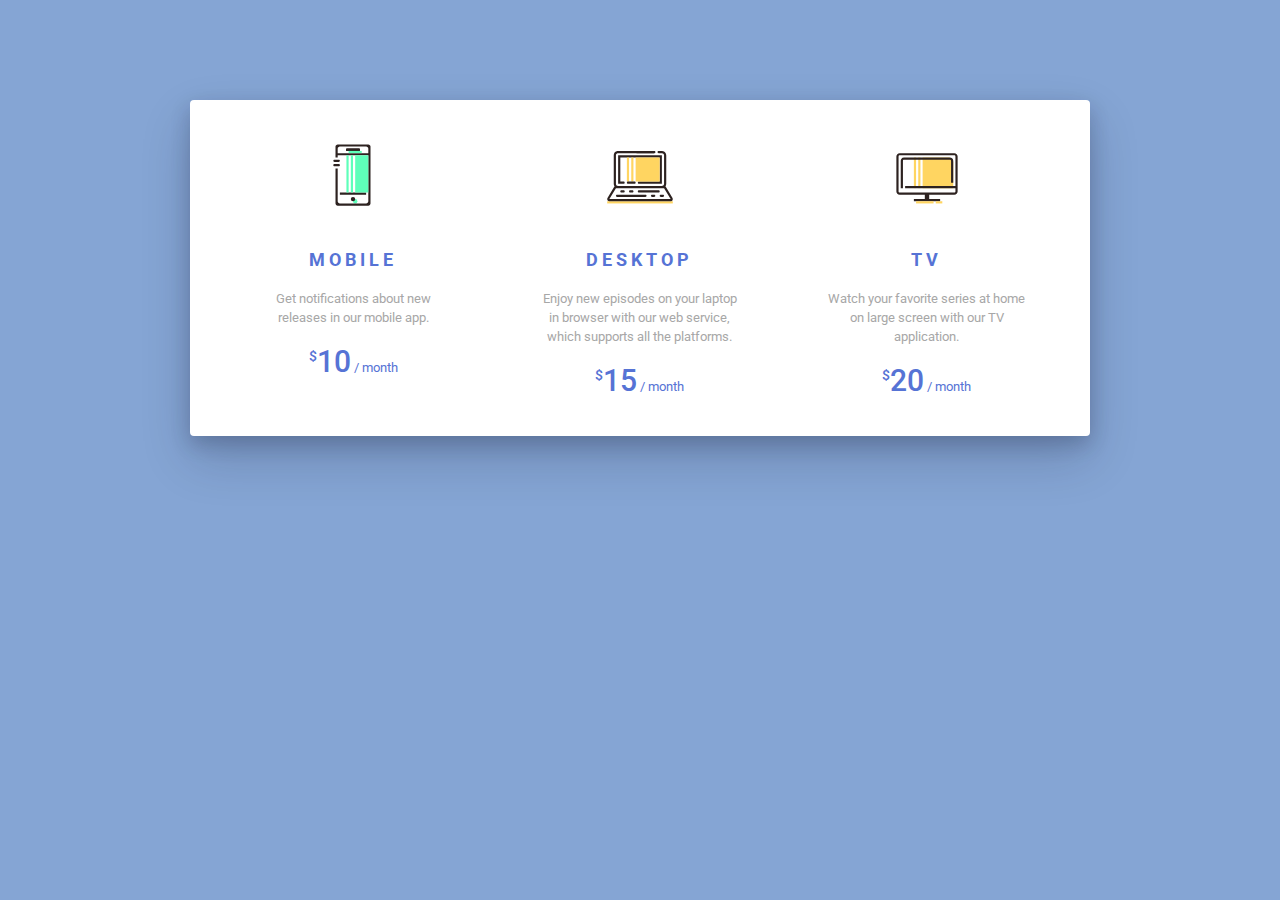
<file: loop1Step1/index.html>
<!DOCTYPE html>
<html lang="en">
<head>
  <meta charset="UTF-8">
  <meta name="viewport" content="width=device-width, initial-scale=1.0">
  <meta http-equiv="X-UA-Compatible" content="ie=edge">
  <title>Loop 1 - Step 1</title>
  <link href="https://fonts.googleapis.com/css?family=Roboto:400,500,700" rel="stylesheet">
  <link rel="stylesheet" href="./styles.css" />
</head>
<body>
  <!--
    Hints:

    1.
    You can notice opening and closing comments between the columns in the code.
    They are used in order to remove offsets between inline-block elements.
    That happens cause they are partly inline, so browser parses them as words in a sentence
    and adding a new line in the code counts as a space symbol for browser.
    Thus we are removing such spaces using comments.

    2.
    Columns contents have different texts and icons but their code is the same for all 3 the cases.
    That makes these contents reusable in any context.
    Whether it's wrapped in a column or used in any other way - it keeps its structure the same.
  -->

  <div class="root">
    <div class="card">
      <a href="#" class="item">
        <img class="item__image" src="./img/device.svg" />
        <h2 class="item__title">
          Mobile
        </h2>
        <p class="item__text">
          Get notifications about new releases in our mobile app.
        </p>
        <div class="item__price">
          <span class="item__value"><sup class="item__currency">$</sup>10</span>
          / month
        </div>
      </a><!--
      --><a href="#" class="item">
        <img class="item__image" src="./img/laptop.svg" />
        <h2 class="item__title">
          Desktop
        </h2>
        <p class="item__text">
          Enjoy new episodes on your laptop in browser with our web service, which supports all the platforms.
        </p>
        <div class="item__price">
          <span class="item__value"><sup class="item__currency">$</sup>15</span>
          / month
        </div>
      </a><!--
      --><a href="#" class="item">
        <img class="item__image" src="./img/monitor.svg" />
        <h2 class="item__title">
          TV
        </h2>
        <p class="item__text">
          Watch your favorite series at home on large screen with our TV application.
        </p>
        <div class="item__price">
          <span class="item__value"><sup class="item__currency">$</sup>20</span>
          / month
        </div>
      </a>
    </div>
  </div>
</body>
</html>
</file>
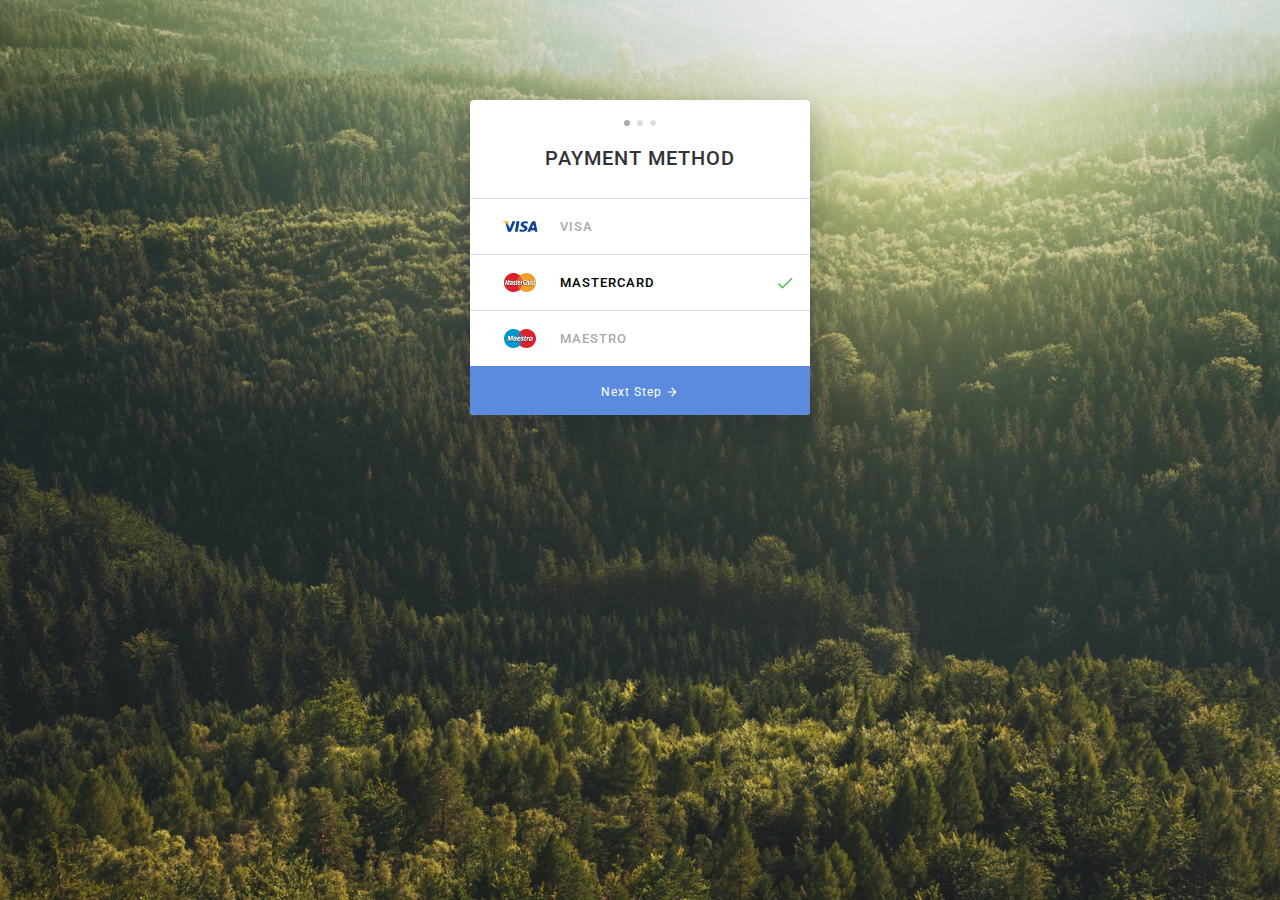
<file: loop1Step2/index.html>
<!DOCTYPE html>
<html lang="en">
  <head>
    <meta charset="UTF-8" />
    <meta name="viewport" content="width=device-width, initial-scale=1.0" />
    <title>Loop 1 Step 2 Solution</title>
    <link
      href="https://fonts.googleapis.com/css?family=Roboto:400,500,700"
      rel="stylesheet"
    />
    <link rel="stylesheet" href="./styles.css" />
  </head>

  <body>
    <div class="root">
      <div class="card">
        <div class="card__top">
          <div class="dots card__dots">
            <div class="dots__item dots__item__active"></div>
            <div class="dots__item"></div>
            <div class="dots__item"></div>
          </div>

          <div class="card__title">
            Payment Method
          </div>
        </div>

        <div class="options">
          <div class="options__item">
            <img src="./img/visa.svg" alt="" class="options__icon" />
            <span class="options__text">Visa</span>
          </div>
          <div class="options__item options__item_active">
            <img src="./img/mastercard.svg" alt="" class="options__icon" />
            <span class="options__text">Mastercard</span>
          </div>
          <div class="options__item">
            <img src="./img/maestro.svg" alt="" class="options__icon" />
            <span class="options__text">Maestro</span>
          </div>
        </div>

        <a href="#action" class="button">
          <span class="button__text">
            Next Step
          </span>
          <img class="button__icon" src="./img/arrow.svg" />
        </a>
      </div>
    </div>
  </body>
</html>
</file>
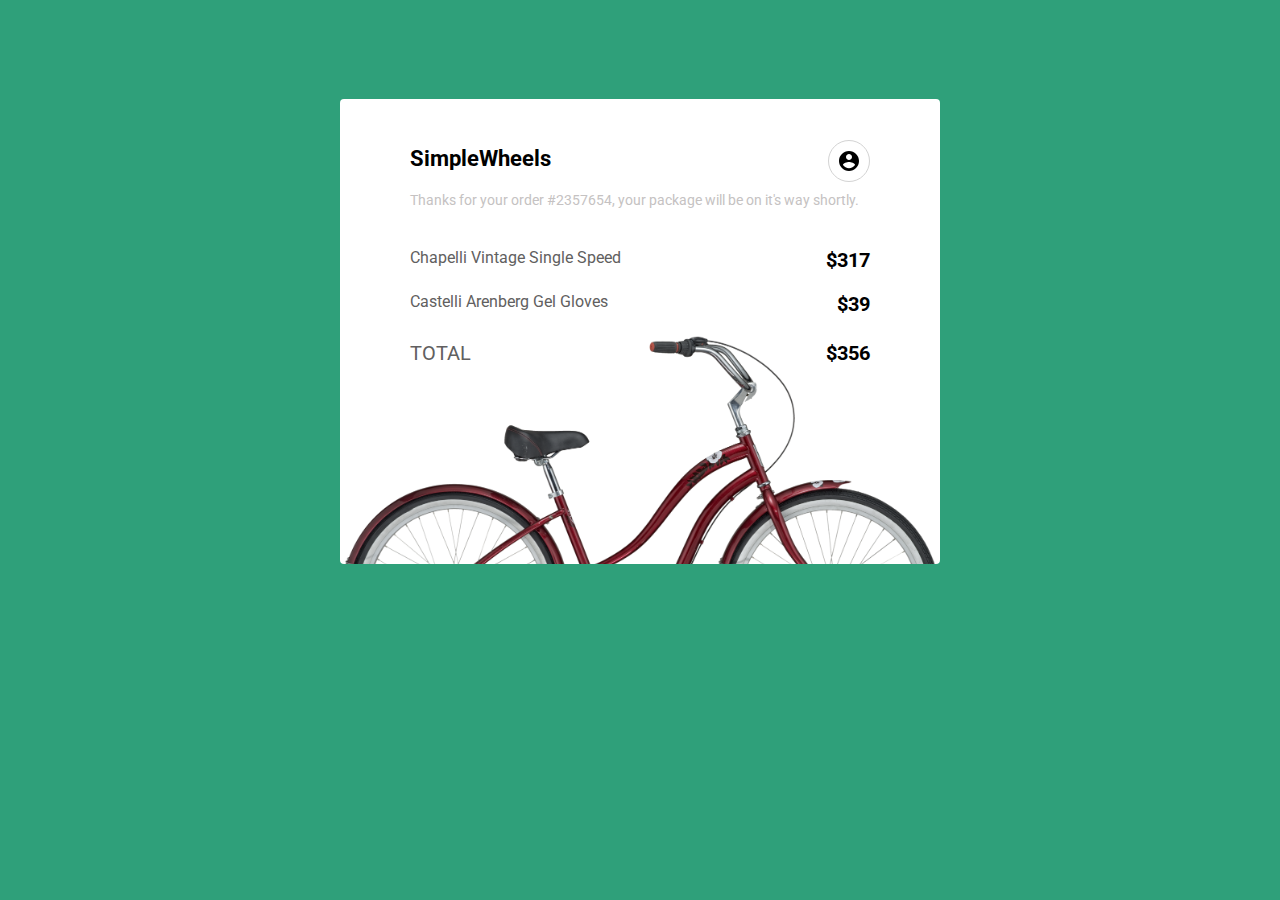
<file: loop1Step3/index.html>
<!DOCTYPE html>
<html lang="en">
  <head>
    <meta charset="UTF-8" />
    <meta name="viewport" content="width=device-width, initial-scale=1.0" />
    <meta http-equiv="X-UA-Compatible" content="ie=edge" />
    <title>Loop 1 - Step 3</title>
    <link
      href="https://fonts.googleapis.com/css?family=Roboto:400,500,700"
      rel="stylesheet"
    />
    <link rel="stylesheet" href="./styles.css" />
  </head>
  <body>
    <div class="container">
      <div class="content-container">
        <div class="header">
          <span>SimpleWheels</span>
          <div class="circle"><img src="./img/account.svg" alt="" /></div>
        </div>
        <p class="order-confirmation">Thanks for your order #2357654, your package will be on it's way shortly.</p>
        <div class="order-details">
          <p class="order-description">Chapelli Vintage Single Speed</p>
          <p class="price">$317</p>
        </div>
        <div class="order-details">
          <p class="order-description">Castelli Arenberg Gel Gloves</p>
          <p class="price">$39</p>
        </div>
        <div class="order-details">
          <p class="order-description total">TOTAL</p>
          <p class="price">$356</p>
        </div>
      </div>
    </div>
  </body>
</html>
</file>
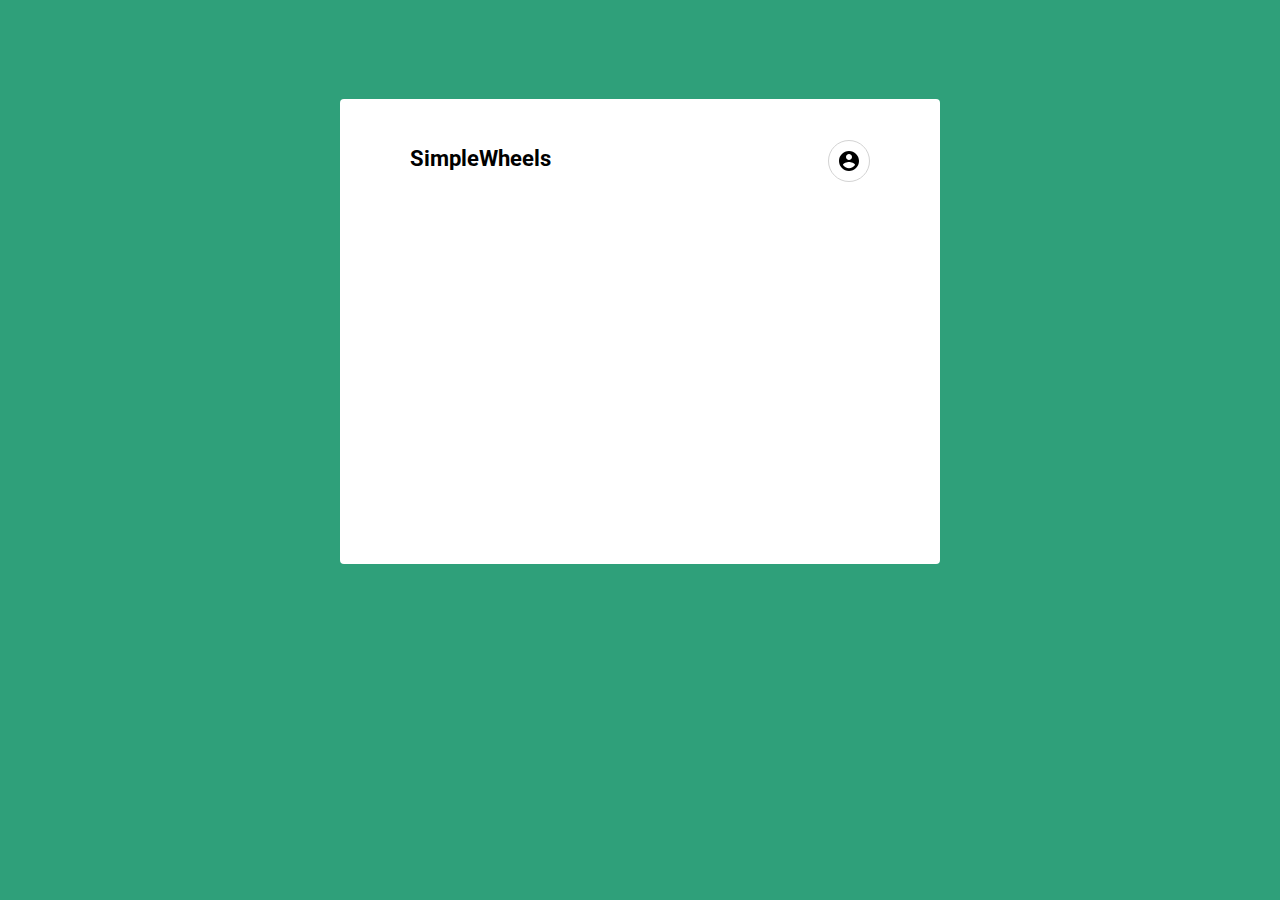
<file: loop1Step3/assets/index.html>
<!DOCTYPE html>
<html lang="en">
  <head>
    <meta charset="UTF-8" />
    <meta name="viewport" content="width=device-width, initial-scale=1.0" />
    <meta http-equiv="X-UA-Compatible" content="ie=edge" />
    <title>Loop 1 - Step 3</title>
    <link
      href="https://fonts.googleapis.com/css?family=Roboto:400,500,700"
      rel="stylesheet"
    />
    <link rel="stylesheet" href="./styles.css" />
  </head>
  <body>
    <div class="container">
      <div class="content-container">
        <div class="header">
          <span>SimpleWheels</span>
          <div class="circle"><img src="./img/account.svg" alt="" /></div>
        </div>
      </div>
    </div>
  </body>
</html>
</file>
<file: loop1Step1/styles.css>
body {
  margin: 0;
  padding: 0;
  background: #85A5D4;
  font-family: Roboto, sans-serif;
  font-size: 13px;
  line-height: 19px;
}

.root {
  width: 900px;
  margin: 100px auto;
}

.card {
  border-radius: 4px;
  background: #fff;
  padding: 20px;
  box-shadow: 0 22px 50px rgba(14,21,47, .2), 0 8px 20px rgba(14,21,47, .2);
}

.item {
  display: inline-block;
  vertical-align: top;
  width: 33.33%;
  padding: 20px 40px;
  text-align: center;
  box-sizing: border-box;
  text-decoration: none;
  color: #5673D5;
  border-radius: 4px;
  transition: background 0.15s ease-in-out;
}

.item:hover {
  background: #f6f6f6;
}

.item__image {
  width: 70px;
  margin-bottom: 20px;
}

.item__title {
  text-transform: uppercase;
  font-size: 18px;
  font-weight: 700;
  letter-spacing: 4px;
}

.item__text {
  margin: 20px 0;
  color: #A7A7A7;
}

.item__value {
  font-size: 30px;
  font-weight: 500;
}

.item__currency {
  font-size: 14px;
}
</file>
<file: loop1Step2/styles.css>
html {
  min-height: 100%;
}

body {
  margin: 0;
  padding: 0;
  background: #2f2f2f url('./img/background.jpg') 50%;
  background-size: cover;
  font-family: Roboto, sans-serif;
  font-size: 13px;
  line-height: 19px;
  color: #333;
  min-height: 100%;
}

.root {
  width: 340px;
  margin: 100px auto;
}

.card {
  border-radius: 4px;
  background: #fff;
  box-shadow: 0 22px 50px rgba(14, 21, 47, 0.2),
    0 8px 20px rgba(14, 21, 47, 0.2);
  overflow: hidden;
}

.card__top {
  padding: 20px 20px 30px;
  text-align: center;
}

.card__dots {
  margin-bottom: 10px;
}

.dots__item {
  width: 6px;
  height: 6px;
  border-radius: 50%;
  background: #dedede;
  display: inline-block;
  vertical-align: top;
  margin: 0 2px;
}

.dots__item__active {
  background: #aaa;
}

.card__title {
  text-transform: uppercase;
  font-size: 20px;
  font-weight: 500;
  letter-spacing: 1px;
}

.options {
  border-top: 1px solid #dedede;
}

.options__item {
  display: flex;
  align-items: center;
  position: relative;
  cursor: pointer;
  border-bottom: 1px solid #dedede;
  padding: 15px 45px 15px 30px;
  transition: background 0.15s ease-in-out;
}

.options__item_active .options__text {
  color: #000;
}

.options__icon {
  width: 40px;
  margin-right: 20px;
}

.options__text {
  text-transform: uppercase;
  font-weight: 500;
  letter-spacing: 1px;
  color: #aaa;
  flex-grow: 1;
}

.options__item_active::after {
  content: '';
  position: absolute;
  right: 15px;
  top: 50%;
  margin-top: -10px;
  background: url('./img/check.svg');
  width: 20px;
  height: 20px;
  background-size: contain;
}

.options__item:last-child {
  border-bottom: 0;
}

.options__item:hover {
  background: #f1f1f1;
}

.button {
  background: #5a8bdd;
  color: #fff;
  display: block;
  text-decoration: none;
  text-align: center;
  padding: 15px;
  transition: background 0.15s ease-in-out;
  position: relative;
}

.button:hover {
  background: #558ef3;
}

.button:active {
  top: 1px;
}

.button__text {
  text-transform: upppercase;
  font-size: 12px;
  line-height: 16px;
  letter-spacing: 1px;
  display: inline-block;
  vertical-align: middle;
}

.button__icon {
  height: 14px;
  display: inline-block;
  vertical-align: middle;
}
</file>
<file: loop1Step3/styles.css>
* {
  box-sizing: border-box;
  margin: 0;
  padding: 0;
  font-family: Roboto;
}

.container {
  background: #2fa07a;
  height: 100vh;
  display: flex;
  justify-content: center;
}

.content-container {
  margin: 99px auto;
  background: #fff;
  border-radius: 4px;
  width: 600px;
  height: 465px;
  background-image: url("img/bicycle.png");
  background-size: 100%;
  background-repeat: no-repeat;
  background-position-y: 175px;
}

.content-container:before {
  position: absolute;
  content: "";
  z-index: -1;
  background-image: url("img/bicycle.png");
  background-position: 0 -50px;
  width: 600px;
  height: 230px;
}

.header {
  margin: 41px 70px 10px 70px;
  display: flex;
  justify-content: space-between;
}

.header span {
  font-size: 1.4rem;
  font-weight: bold;
  padding: 5px 0;
  letter-spacing: 0.01px;
}

.header .circle {
  width: 42px;
  height: 42px;
  border: 1px solid lightgrey;
  border-radius: 50%;
  display: flex;
  justify-content: center;
  align-items: center;
}

.circle:hover {
  cursor: pointer;
  box-shadow: 0 0 5px 2px rgb(231, 228, 228);
}

.order-confirmation {
  margin: 0 70px 40px 70px;
  font-size: 14px;
  color: rgb(197, 194, 194);
}

.order-details {
  margin: 20px 70px;
  display: flex;
  justify-content: space-between;
}

.order-details:last-child {
  color: black;
  margin-top: 25px;
}

.order-details .order-description {
  font-weight: 400;
  color: rgb(97, 96, 96);
}

.content-container .order-details .price {
  font-size: 1.25rem;
  color: black;
  font-weight: bolder;
}

.total {
  font-weight: bolder;
  color: black;
  font-size: 1.25rem;
}
</file>
<file: loop1Step3/assets/styles.css>
* {
  box-sizing: border-box;
  margin: 0;
  padding: 0;
  font-family: Roboto;
}

.container {
  background: #2fa07a;
  height: 100vh;
  display: flex;
  justify-content: center;
}

.content-container {
  margin: 99px auto;
  background: #fff;
  border-radius: 4px;
  width: 600px;
  height: 465px;
}

.header {
  margin: 41px 70px 10px 70px;
  display: flex;
  justify-content: space-between;
}

.header span {
  font-size: 1.4rem;
  font-weight: bold;
  padding: 5px 0;
}

.header .circle {
  width: 42px;
  height: 42px;
  border: 1px solid lightgrey;
  border-radius: 50%;
  display: flex;
  justify-content: center;
  align-items: center;
}
</file>
